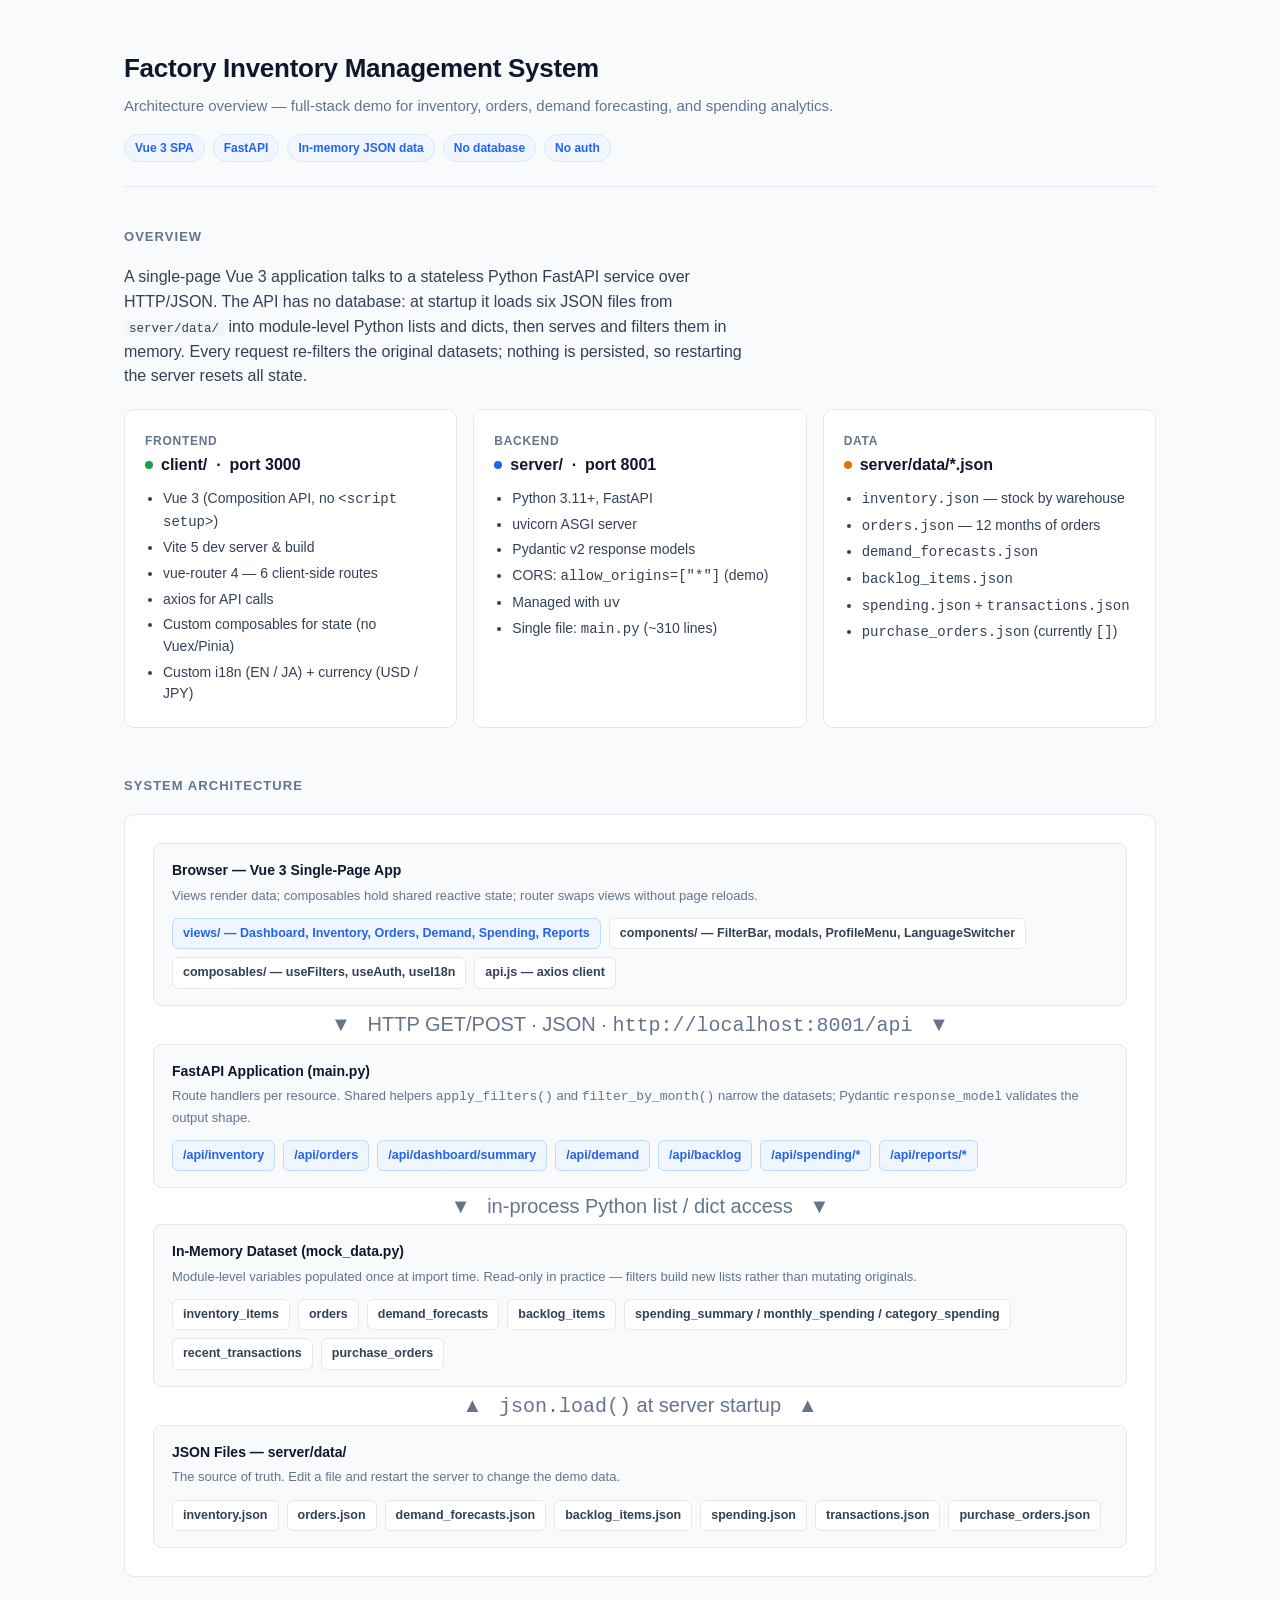
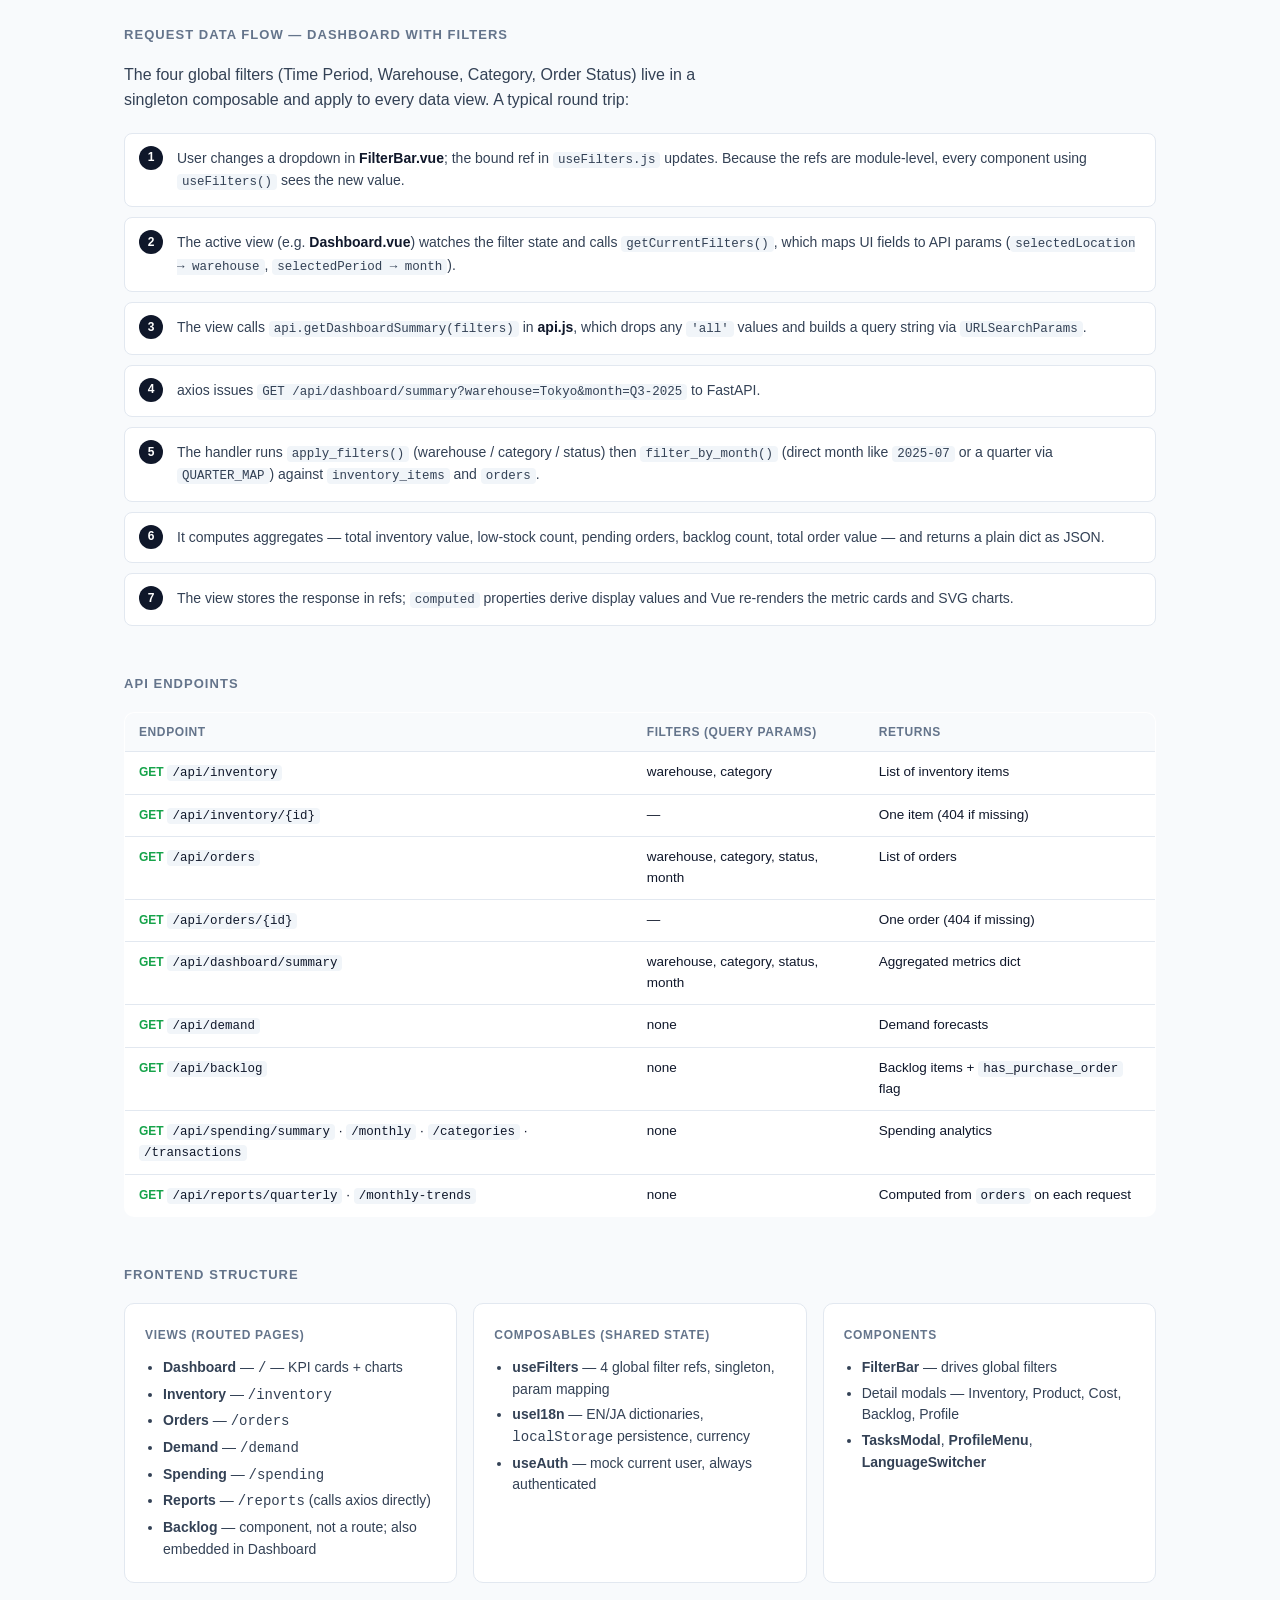
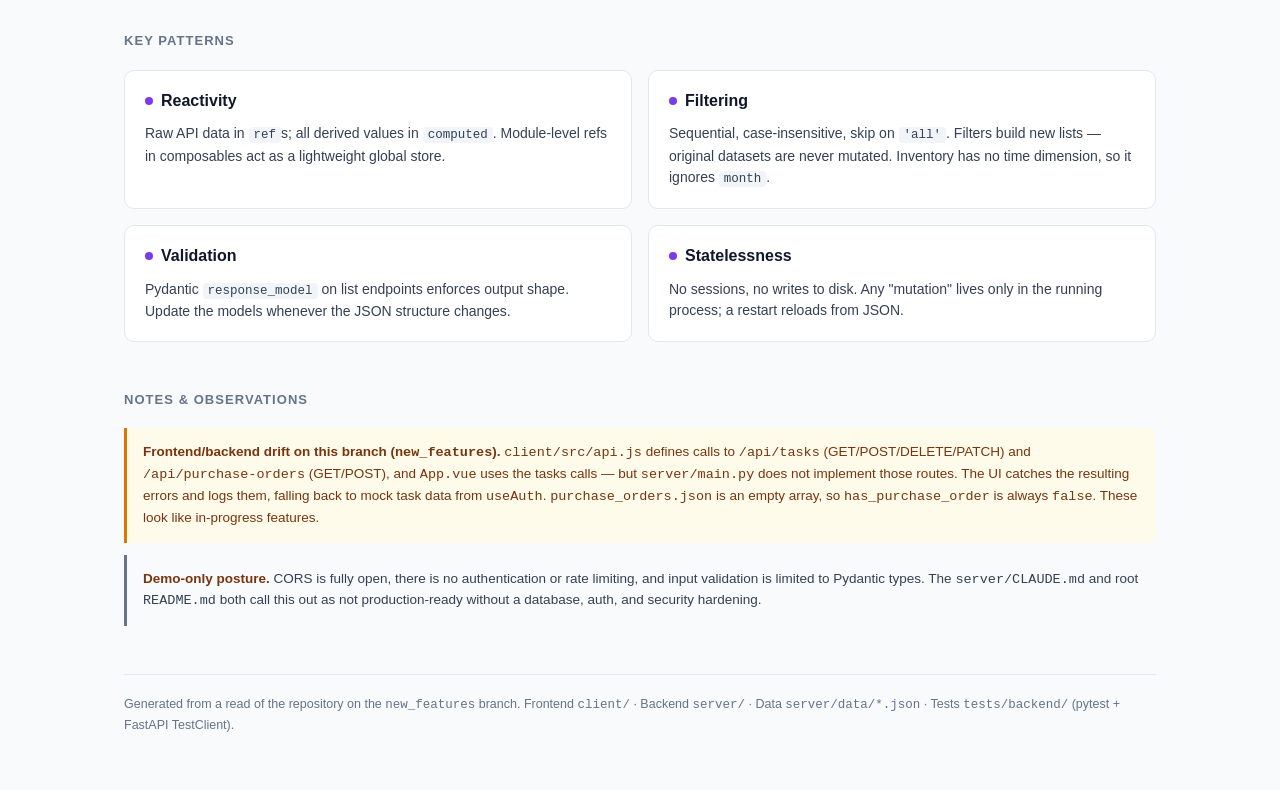
<file: docs/architecture.html>
<!doctype html>
<html lang="en">
<head>
<meta charset="utf-8" />
<meta name="viewport" content="width=device-width, initial-scale=1" />
<title>Factory Inventory Management — Architecture</title>
<style>
  :root {
    --ink: #0f172a;
    --ink-soft: #334155;
    --muted: #64748b;
    --line: #e2e8f0;
    --bg: #f8fafc;
    --card: #ffffff;
    --accent: #2563eb;
    --accent-soft: #eff6ff;
    --green: #16a34a;
    --amber: #d97706;
    --violet: #7c3aed;
    --radius: 10px;
  }
  * { box-sizing: border-box; }
  body {
    margin: 0;
    font-family: -apple-system, BlinkMacSystemFont, "Segoe UI", Roboto, Helvetica, Arial, sans-serif;
    color: var(--ink);
    background: var(--bg);
    line-height: 1.55;
  }
  .wrap { max-width: 1080px; margin: 0 auto; padding: 48px 24px 80px; }
  header.page {
    border-bottom: 1px solid var(--line);
    padding-bottom: 24px;
    margin-bottom: 40px;
  }
  header.page h1 { margin: 0 0 6px; font-size: 26px; letter-spacing: -0.01em; }
  header.page p { margin: 0; color: var(--muted); font-size: 15px; }
  .tagrow { margin-top: 16px; display: flex; flex-wrap: wrap; gap: 8px; }
  .tag {
    font-size: 12px; font-weight: 600; padding: 4px 10px; border-radius: 999px;
    background: var(--accent-soft); color: var(--accent); border: 1px solid #dbeafe;
  }
  section { margin-bottom: 48px; }
  h2 {
    font-size: 13px; text-transform: uppercase; letter-spacing: 0.08em;
    color: var(--muted); margin: 0 0 18px; font-weight: 700;
  }
  h3 { font-size: 16px; margin: 0 0 10px; }
  p.lead { color: var(--ink-soft); margin: 0 0 20px; max-width: 70ch; }

  .grid { display: grid; gap: 16px; }
  .grid.cols-2 { grid-template-columns: repeat(2, 1fr); }
  .grid.cols-3 { grid-template-columns: repeat(3, 1fr); }
  @media (max-width: 760px) { .grid.cols-2, .grid.cols-3 { grid-template-columns: 1fr; } }

  .card {
    background: var(--card);
    border: 1px solid var(--line);
    border-radius: var(--radius);
    padding: 18px 20px;
  }
  .card h3 { display: flex; align-items: center; gap: 8px; }
  .card .kicker { font-size: 12px; font-weight: 700; text-transform: uppercase; letter-spacing: 0.06em; color: var(--muted); }
  .card ul { margin: 10px 0 0; padding-left: 18px; color: var(--ink-soft); font-size: 14px; }
  .card ul li { margin-bottom: 4px; }
  .dot { width: 8px; height: 8px; border-radius: 50%; display: inline-block; }
  .dot.blue { background: var(--accent); }
  .dot.green { background: var(--green); }
  .dot.amber { background: var(--amber); }
  .dot.violet { background: var(--violet); }

  /* Architecture diagram */
  .diagram {
    background: var(--card);
    border: 1px solid var(--line);
    border-radius: var(--radius);
    padding: 28px;
  }
  .layer {
    border: 1px solid var(--line);
    border-radius: 8px;
    padding: 16px 18px;
    background: var(--bg);
  }
  .layer + .arrow { text-align: center; color: var(--muted); font-size: 20px; line-height: 1; padding: 8px 0; }
  .layer .layer-title { font-weight: 700; font-size: 14px; margin-bottom: 4px; }
  .layer .layer-sub { color: var(--muted); font-size: 13px; margin-bottom: 12px; }
  .chips { display: flex; flex-wrap: wrap; gap: 8px; }
  .chip {
    font-size: 12.5px; font-weight: 600; background: var(--card);
    border: 1px solid var(--line); border-radius: 6px; padding: 5px 10px; color: var(--ink-soft);
  }
  .chip.accent { border-color: #bfdbfe; background: var(--accent-soft); color: var(--accent); }

  /* Data flow */
  ol.flow { margin: 0; padding: 0; list-style: none; counter-reset: step; }
  ol.flow li {
    position: relative; padding: 14px 16px 14px 52px; border: 1px solid var(--line);
    border-radius: 8px; background: var(--card); margin-bottom: 10px; font-size: 14px; color: var(--ink-soft);
  }
  ol.flow li::before {
    counter-increment: step; content: counter(step);
    position: absolute; left: 14px; top: 12px;
    width: 24px; height: 24px; border-radius: 50%;
    background: var(--ink); color: #fff; font-size: 12px; font-weight: 700;
    display: flex; align-items: center; justify-content: center;
  }
  ol.flow li code, table code, p code { background: #f1f5f9; padding: 1px 5px; border-radius: 4px; font-size: 12.5px; }
  ol.flow li strong { color: var(--ink); }

  table { width: 100%; border-collapse: collapse; font-size: 13.5px; background: var(--card); border: 1px solid var(--line); border-radius: var(--radius); overflow: hidden; }
  th, td { text-align: left; padding: 10px 14px; border-bottom: 1px solid var(--line); vertical-align: top; }
  th { background: var(--bg); font-size: 12px; text-transform: uppercase; letter-spacing: 0.05em; color: var(--muted); }
  tbody tr:last-child td { border-bottom: none; }
  td .method { font-weight: 700; color: var(--green); font-size: 12px; }
  td .method.post { color: var(--accent); }
  td .method.del { color: #dc2626; }

  .note {
    border-left: 3px solid var(--amber);
    background: #fffbeb;
    padding: 14px 16px;
    border-radius: 0 8px 8px 0;
    font-size: 13.5px;
    color: #78350f;
  }
  .note strong { color: #78350f; }
  footer.page { border-top: 1px solid var(--line); padding-top: 20px; color: var(--muted); font-size: 12.5px; }
</style>
</head>
<body>
<div class="wrap">

  <header class="page">
    <h1>Factory Inventory Management System</h1>
    <p>Architecture overview — full-stack demo for inventory, orders, demand forecasting, and spending analytics.</p>
    <div class="tagrow">
      <span class="tag">Vue 3 SPA</span>
      <span class="tag">FastAPI</span>
      <span class="tag">In-memory JSON data</span>
      <span class="tag">No database</span>
      <span class="tag">No auth</span>
    </div>
  </header>

  <section>
    <h2>Overview</h2>
    <p class="lead">
      A single-page Vue 3 application talks to a stateless Python FastAPI service over HTTP/JSON.
      The API has no database: at startup it loads six JSON files from <code>server/data/</code> into module-level
      Python lists and dicts, then serves and filters them in memory. Every request re-filters the original
      datasets; nothing is persisted, so restarting the server resets all state.
    </p>
    <div class="grid cols-3">
      <div class="card">
        <span class="kicker">Frontend</span>
        <h3><span class="dot green"></span> client/ &nbsp;·&nbsp; port 3000</h3>
        <ul>
          <li>Vue 3 (Composition API, no <code>&lt;script setup&gt;</code>)</li>
          <li>Vite 5 dev server &amp; build</li>
          <li>vue-router 4 — 6 client-side routes</li>
          <li>axios for API calls</li>
          <li>Custom composables for state (no Vuex/Pinia)</li>
          <li>Custom i18n (EN / JA) + currency (USD / JPY)</li>
        </ul>
      </div>
      <div class="card">
        <span class="kicker">Backend</span>
        <h3><span class="dot blue"></span> server/ &nbsp;·&nbsp; port 8001</h3>
        <ul>
          <li>Python 3.11+, FastAPI</li>
          <li>uvicorn ASGI server</li>
          <li>Pydantic v2 response models</li>
          <li>CORS: <code>allow_origins=["*"]</code> (demo)</li>
          <li>Managed with <code>uv</code></li>
          <li>Single file: <code>main.py</code> (~310 lines)</li>
        </ul>
      </div>
      <div class="card">
        <span class="kicker">Data</span>
        <h3><span class="dot amber"></span> server/data/*.json</h3>
        <ul>
          <li><code>inventory.json</code> — stock by warehouse</li>
          <li><code>orders.json</code> — 12 months of orders</li>
          <li><code>demand_forecasts.json</code></li>
          <li><code>backlog_items.json</code></li>
          <li><code>spending.json</code> + <code>transactions.json</code></li>
          <li><code>purchase_orders.json</code> (currently <code>[]</code>)</li>
        </ul>
      </div>
    </div>
  </section>

  <section>
    <h2>System Architecture</h2>
    <div class="diagram">
      <div class="layer">
        <div class="layer-title">Browser — Vue 3 Single-Page App</div>
        <div class="layer-sub">Views render data; composables hold shared reactive state; router swaps views without page reloads.</div>
        <div class="chips">
          <span class="chip accent">views/ — Dashboard, Inventory, Orders, Demand, Spending, Reports</span>
          <span class="chip">components/ — FilterBar, modals, ProfileMenu, LanguageSwitcher</span>
          <span class="chip">composables/ — useFilters, useAuth, useI18n</span>
          <span class="chip">api.js — axios client</span>
        </div>
      </div>

      <div class="arrow">▼ &nbsp; HTTP GET/POST · JSON · <code>http://localhost:8001/api</code> &nbsp; ▼</div>

      <div class="layer">
        <div class="layer-title">FastAPI Application (main.py)</div>
        <div class="layer-sub">Route handlers per resource. Shared helpers <code>apply_filters()</code> and <code>filter_by_month()</code> narrow the datasets; Pydantic <code>response_model</code> validates the output shape.</div>
        <div class="chips">
          <span class="chip accent">/api/inventory</span>
          <span class="chip accent">/api/orders</span>
          <span class="chip accent">/api/dashboard/summary</span>
          <span class="chip accent">/api/demand</span>
          <span class="chip accent">/api/backlog</span>
          <span class="chip accent">/api/spending/*</span>
          <span class="chip accent">/api/reports/*</span>
        </div>
      </div>

      <div class="arrow">▼ &nbsp; in-process Python list / dict access &nbsp; ▼</div>

      <div class="layer">
        <div class="layer-title">In-Memory Dataset (mock_data.py)</div>
        <div class="layer-sub">Module-level variables populated once at import time. Read-only in practice — filters build new lists rather than mutating originals.</div>
        <div class="chips">
          <span class="chip">inventory_items</span>
          <span class="chip">orders</span>
          <span class="chip">demand_forecasts</span>
          <span class="chip">backlog_items</span>
          <span class="chip">spending_summary / monthly_spending / category_spending</span>
          <span class="chip">recent_transactions</span>
          <span class="chip">purchase_orders</span>
        </div>
      </div>

      <div class="arrow">▲ &nbsp; <code>json.load()</code> at server startup &nbsp; ▲</div>

      <div class="layer">
        <div class="layer-title">JSON Files — server/data/</div>
        <div class="layer-sub">The source of truth. Edit a file and restart the server to change the demo data.</div>
        <div class="chips">
          <span class="chip">inventory.json</span>
          <span class="chip">orders.json</span>
          <span class="chip">demand_forecasts.json</span>
          <span class="chip">backlog_items.json</span>
          <span class="chip">spending.json</span>
          <span class="chip">transactions.json</span>
          <span class="chip">purchase_orders.json</span>
        </div>
      </div>
    </div>
  </section>

  <section>
    <h2>Request Data Flow — Dashboard with Filters</h2>
    <p class="lead">
      The four global filters (Time Period, Warehouse, Category, Order Status) live in a singleton composable and
      apply to every data view. A typical round trip:
    </p>
    <ol class="flow">
      <li>User changes a dropdown in <strong>FilterBar.vue</strong>; the bound ref in <code>useFilters.js</code> updates. Because the refs are module-level, every component using <code>useFilters()</code> sees the new value.</li>
      <li>The active view (e.g. <strong>Dashboard.vue</strong>) watches the filter state and calls <code>getCurrentFilters()</code>, which maps UI fields to API params (<code>selectedLocation → warehouse</code>, <code>selectedPeriod → month</code>).</li>
      <li>The view calls <code>api.getDashboardSummary(filters)</code> in <strong>api.js</strong>, which drops any <code>'all'</code> values and builds a query string via <code>URLSearchParams</code>.</li>
      <li>axios issues <code>GET /api/dashboard/summary?warehouse=Tokyo&amp;month=Q3-2025</code> to FastAPI.</li>
      <li>The handler runs <code>apply_filters()</code> (warehouse / category / status) then <code>filter_by_month()</code> (direct month like <code>2025-07</code> or a quarter via <code>QUARTER_MAP</code>) against <code>inventory_items</code> and <code>orders</code>.</li>
      <li>It computes aggregates — total inventory value, low-stock count, pending orders, backlog count, total order value — and returns a plain dict as JSON.</li>
      <li>The view stores the response in refs; <code>computed</code> properties derive display values and Vue re-renders the metric cards and SVG charts.</li>
    </ol>
  </section>

  <section>
    <h2>API Endpoints</h2>
    <table>
      <thead>
        <tr><th>Endpoint</th><th>Filters (query params)</th><th>Returns</th></tr>
      </thead>
      <tbody>
        <tr><td><span class="method">GET</span> <code>/api/inventory</code></td><td>warehouse, category</td><td>List of inventory items</td></tr>
        <tr><td><span class="method">GET</span> <code>/api/inventory/{id}</code></td><td>—</td><td>One item (404 if missing)</td></tr>
        <tr><td><span class="method">GET</span> <code>/api/orders</code></td><td>warehouse, category, status, month</td><td>List of orders</td></tr>
        <tr><td><span class="method">GET</span> <code>/api/orders/{id}</code></td><td>—</td><td>One order (404 if missing)</td></tr>
        <tr><td><span class="method">GET</span> <code>/api/dashboard/summary</code></td><td>warehouse, category, status, month</td><td>Aggregated metrics dict</td></tr>
        <tr><td><span class="method">GET</span> <code>/api/demand</code></td><td>none</td><td>Demand forecasts</td></tr>
        <tr><td><span class="method">GET</span> <code>/api/backlog</code></td><td>none</td><td>Backlog items + <code>has_purchase_order</code> flag</td></tr>
        <tr><td><span class="method">GET</span> <code>/api/spending/summary</code> · <code>/monthly</code> · <code>/categories</code> · <code>/transactions</code></td><td>none</td><td>Spending analytics</td></tr>
        <tr><td><span class="method">GET</span> <code>/api/reports/quarterly</code> · <code>/monthly-trends</code></td><td>none</td><td>Computed from <code>orders</code> on each request</td></tr>
      </tbody>
    </table>
  </section>

  <section>
    <h2>Frontend Structure</h2>
    <div class="grid cols-3">
      <div class="card">
        <span class="kicker">Views (routed pages)</span>
        <ul>
          <li><strong>Dashboard</strong> — <code>/</code> — KPI cards + charts</li>
          <li><strong>Inventory</strong> — <code>/inventory</code></li>
          <li><strong>Orders</strong> — <code>/orders</code></li>
          <li><strong>Demand</strong> — <code>/demand</code></li>
          <li><strong>Spending</strong> — <code>/spending</code></li>
          <li><strong>Reports</strong> — <code>/reports</code> (calls axios directly)</li>
          <li><strong>Backlog</strong> — component, not a route; also embedded in Dashboard</li>
        </ul>
      </div>
      <div class="card">
        <span class="kicker">Composables (shared state)</span>
        <ul>
          <li><strong>useFilters</strong> — 4 global filter refs, singleton, param mapping</li>
          <li><strong>useI18n</strong> — EN/JA dictionaries, <code>localStorage</code> persistence, currency</li>
          <li><strong>useAuth</strong> — mock current user, always authenticated</li>
        </ul>
      </div>
      <div class="card">
        <span class="kicker">Components</span>
        <ul>
          <li><strong>FilterBar</strong> — drives global filters</li>
          <li>Detail modals — Inventory, Product, Cost, Backlog, Profile</li>
          <li><strong>TasksModal</strong>, <strong>ProfileMenu</strong>, <strong>LanguageSwitcher</strong></li>
        </ul>
      </div>
    </div>
  </section>

  <section>
    <h2>Key Patterns</h2>
    <div class="grid cols-2">
      <div class="card">
        <h3><span class="dot violet"></span> Reactivity</h3>
        <p style="margin:6px 0 0;color:var(--ink-soft);font-size:14px;">Raw API data in <code>ref</code>s; all derived values in <code>computed</code>. Module-level refs in composables act as a lightweight global store.</p>
      </div>
      <div class="card">
        <h3><span class="dot violet"></span> Filtering</h3>
        <p style="margin:6px 0 0;color:var(--ink-soft);font-size:14px;">Sequential, case-insensitive, skip on <code>'all'</code>. Filters build new lists — original datasets are never mutated. Inventory has no time dimension, so it ignores <code>month</code>.</p>
      </div>
      <div class="card">
        <h3><span class="dot violet"></span> Validation</h3>
        <p style="margin:6px 0 0;color:var(--ink-soft);font-size:14px;">Pydantic <code>response_model</code> on list endpoints enforces output shape. Update the models whenever the JSON structure changes.</p>
      </div>
      <div class="card">
        <h3><span class="dot violet"></span> Statelessness</h3>
        <p style="margin:6px 0 0;color:var(--ink-soft);font-size:14px;">No sessions, no writes to disk. Any "mutation" lives only in the running process; a restart reloads from JSON.</p>
      </div>
    </div>
  </section>

  <section>
    <h2>Notes &amp; Observations</h2>
    <div class="note">
      <strong>Frontend/backend drift on this branch (<code>new_features</code>).</strong>
      <code>client/src/api.js</code> defines calls to <code>/api/tasks</code> (GET/POST/DELETE/PATCH) and
      <code>/api/purchase-orders</code> (GET/POST), and <code>App.vue</code> uses the tasks calls — but
      <code>server/main.py</code> does not implement those routes. The UI catches the resulting errors and
      logs them, falling back to mock task data from <code>useAuth</code>. <code>purchase_orders.json</code> is an
      empty array, so <code>has_purchase_order</code> is always <code>false</code>. These look like in-progress features.
    </div>
    <div style="height:12px"></div>
    <div class="note" style="border-left-color:var(--muted);background:#f8fafc;color:var(--ink-soft);">
      <strong>Demo-only posture.</strong> CORS is fully open, there is no authentication or rate limiting,
      and input validation is limited to Pydantic types. The <code>server/CLAUDE.md</code> and root <code>README.md</code>
      both call this out as not production-ready without a database, auth, and security hardening.
    </div>
  </section>

  <footer class="page">
    Generated from a read of the repository on the <code>new_features</code> branch.
    Frontend <code>client/</code> · Backend <code>server/</code> · Data <code>server/data/*.json</code> · Tests <code>tests/backend/</code> (pytest + FastAPI TestClient).
  </footer>

</div>
</body>
</html>
</file>
